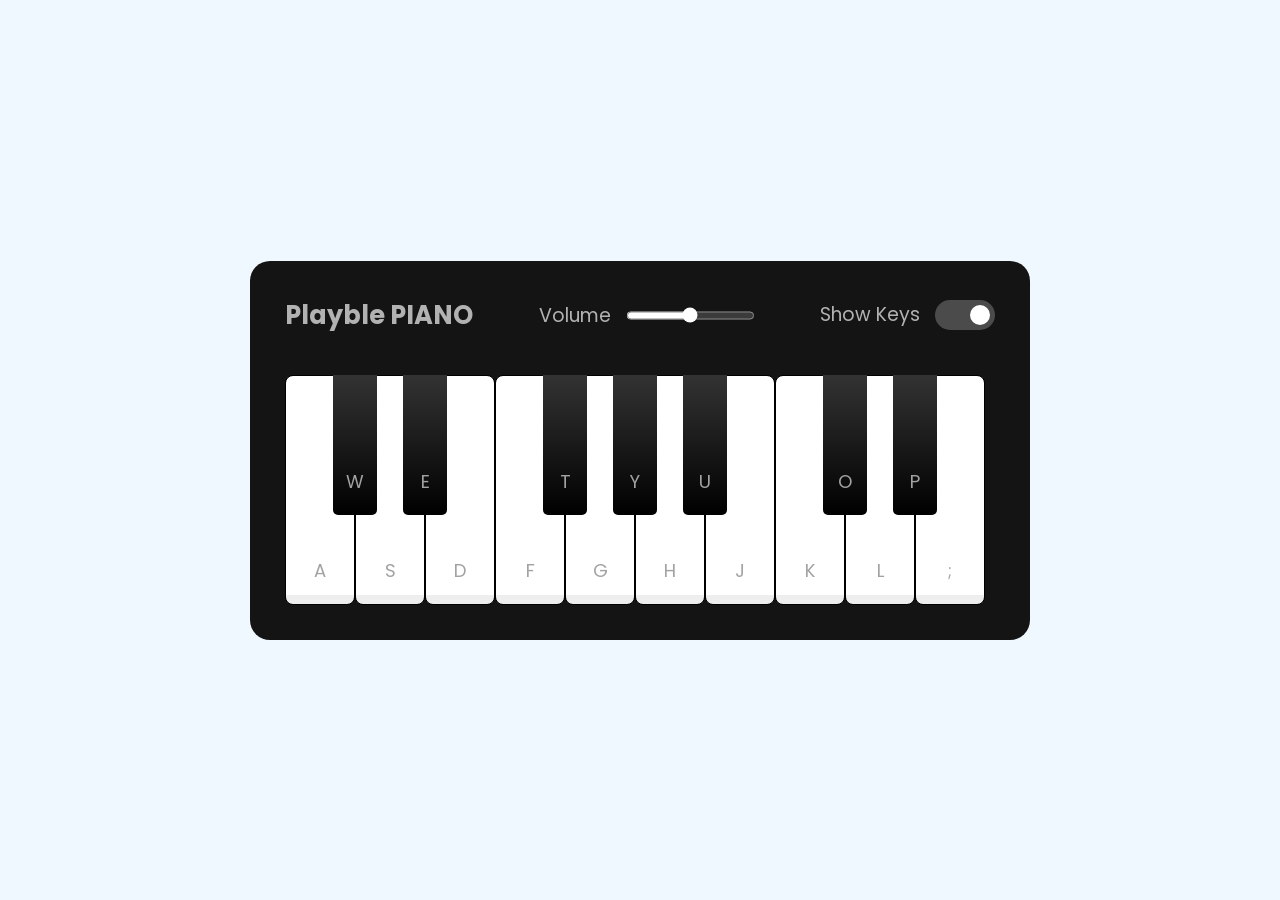
<file: index.html>
<!DOCTYPE html>
<html lang="en">
<head>
  <meta charset="UTF-8">
  <meta name="viewport" content="width=device-width, initial-scale=1.0">
  <script src="script.js" defer></script>
  <link rel="stylesheet" href="styles.css">
  <title>Piano</title>
</head>
  <body>
    <div class="piano">
      <header>
        <h2>
          Playble PIANO
        </h2>
        <div class="column volume-slider">
          <span>Volume</span> <input type="range" min="0" max="1" value="0.5" step="any">
          </div>
        <div class="column keys-checkbox">
          <span>Show Keys</span> <input type="checkbox" checked>
        </div>
      </header>
      <ul class="piano-keys">
        <li class="key white"><span>a</span></li>
        <li class="key black" data-key="w"><span>w</span></li>
        <li class="key white" data-key="s"><span>s</span></li>
        <li class="key black" data-key="e"><span>e</span></li>
        <li class="key white" data-key="d"><span>d</span></li>
        <li class="key white" data-key="f"><span>f</span></li>
        <li class="key black" data-key="t"><span>t</span></li>
        <li class="key white" data-key="g"><span>g</span></li>
        <li class="key black" data-key="y"><span>y</span></li>
        <li class="key white" data-key="h"><span>h</span></li>
        <li class="key black" data-key="u"><span>u</span></li>
        <li class="key white" data-key="j"><span>j</span></li>
        <li class="key white" data-key="k"><span>k</span></li>
        <li class="key black" data-key="o"><span>o</span></li>
        <li class="key white" data-key="l"><span>l</span></li>
        <li class="key black" data-key="p"><span>p</span></li>
        <li class="key white" data-key=";"><span>;</span></li>
      </ul>
    </div>
  </body>
</html>
</file>
<file: styles.css>
@import url('https://fonts.googleapis.com/css2?family=Poppins:wght@500;600&display=swap');

* {
    margin: 0;
    padding: 0;
    box-sizing: border-box;
    font-family:'Poppins', 'Times New Roman', Times, serif;
}

body {
    display: flex;
    align-items: center;
    justify-content: center;
    min-height: 100vh;
    background-color: aliceblue;
}

.piano {
    width: 780px;
    border-radius: 20px;
    padding: 35px;
    background: #141414;
}

.piano header {
    color: #b2b2b2;
    display: flex;
    align-items: center;
    justify-content: space-between;
}

header h2 {
    font-size: 1.6rem;
}

header .column {
    display: flex;
}

header .column span {
    margin-right: 15px;
    font-size: 1.19rem;
}

.keys-checkbox input {
    outline: none;
    width:60px;
    height:30px;
    cursor: pointer;
    appearance: none;
    border-radius: 30px;
    background: #4b4b4b;
    position: relative;
}

.keys-checkbox input::before {
    content: '';
    height: 20px;
    width: 20px;
    top: 18%;
    left: 5px;
    border-radius: inherit;
    position: absolute;
    background: #8c8c8c;
    transition: all 0.3s ease;
}

.keys-checkbox input:checked::before {
    left: 35px;
    background: #ffff;
}

.volume-slider input {
    accent-color: #fff
}

.piano-keys {
    display: flex;
    margin-top: 40px;
}

.piano-keys .key {
    position: relative;
    list-style: none;
    user-select: none;
    color: #a2a2a2;
    text-transform: uppercase;
    cursor: pointer;
}

.piano-keys .white{
    width: 70px;
    height: 230px;
    border-radius: 8px;
    background: linear-gradient(#fff 96%, #eee 4%);
    border: #000 1px solid;
}

.piano-keys .white.active {
    box-shadow: inset -5px 5px 20px rgba(0,0,0,0.2);
    background: linear-gradient(to bottom, #fff 0%, #eee 100%);
}

.piano-keys .black{
    z-index: 2;   /* */
    width: 44px;
    height: 140px;
    border-radius: 0 0 5px 5px;
    background: linear-gradient(#333, #000);
    margin-right: -22px;
    margin-left: -22px;
}

.piano-keys .black.active {
    box-shadow: inset -5px 5px 10px rgba(255,255,255,0.1);
    background: linear-gradient(to bottom, #000 , #434343);
}

.piano-keys span {
    position: absolute;
    bottom: 20px;
    width: 100%;
    text-align: center;
    font-size: 1.13rem;
}

.piano-keys .key.hide span {
    display: none;
}
</file>
